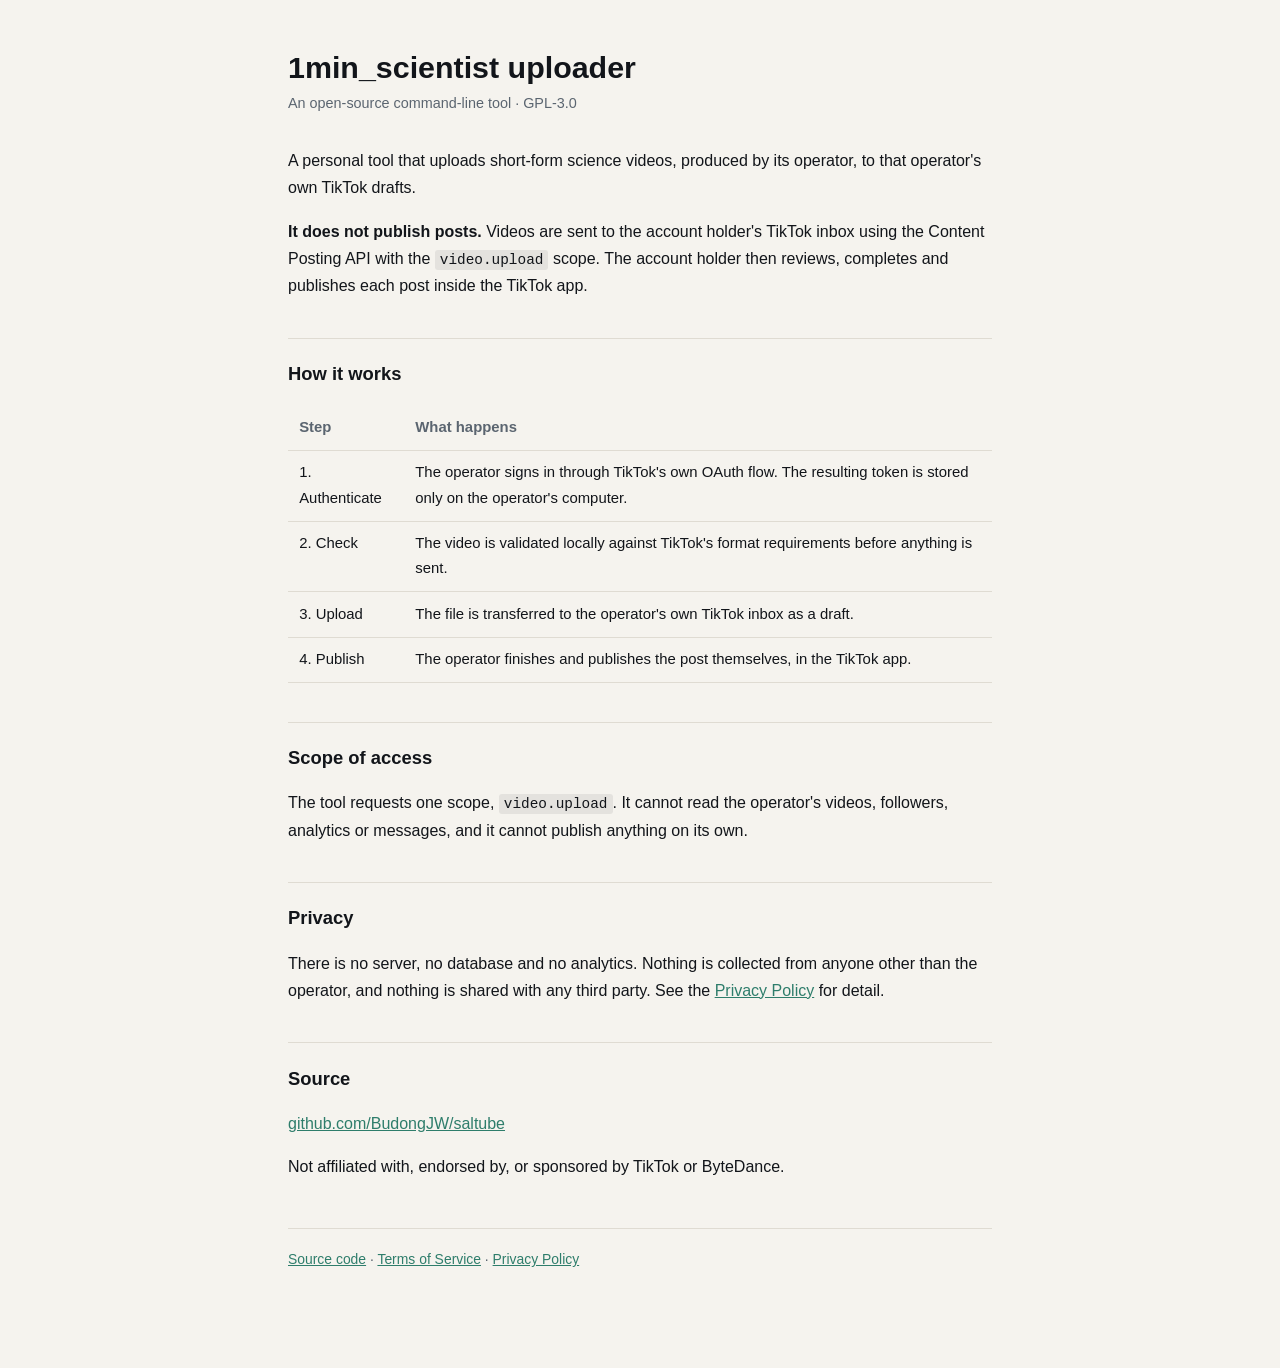
<file: index.html>
<!doctype html>
<html lang="en">
<meta charset="utf-8">
<meta name="viewport" content="width=device-width,initial-scale=1">
<title>1min_scientist uploader</title>
<meta name="description" content="An open-source command-line tool that uploads its operator's own short science videos to their own TikTok drafts.">
<link rel="stylesheet" href="legal/_style.css">
<main>
<h1>1min_scientist uploader</h1>
<p class="sub">An open-source command-line tool &middot; GPL-3.0</p>

<p>A personal tool that uploads short-form science videos, produced by its
operator, to that operator's own TikTok drafts.</p>

<p><strong>It does not publish posts.</strong> Videos are sent to the account
holder's TikTok inbox using the Content Posting API with the
<code>video.upload</code> scope. The account holder then reviews, completes and
publishes each post inside the TikTok app.</p>

<h2>How it works</h2>
<table>
<tr><th>Step</th><th>What happens</th></tr>
<tr><td>1. Authenticate</td><td>The operator signs in through TikTok's own OAuth flow. The resulting token is stored only on the operator's computer.</td></tr>
<tr><td>2. Check</td><td>The video is validated locally against TikTok's format requirements before anything is sent.</td></tr>
<tr><td>3. Upload</td><td>The file is transferred to the operator's own TikTok inbox as a draft.</td></tr>
<tr><td>4. Publish</td><td>The operator finishes and publishes the post themselves, in the TikTok app.</td></tr>
</table>

<h2>Scope of access</h2>
<p>The tool requests one scope, <code>video.upload</code>. It cannot read the
operator's videos, followers, analytics or messages, and it cannot publish
anything on its own.</p>

<h2>Privacy</h2>
<p>There is no server, no database and no analytics. Nothing is collected from
anyone other than the operator, and nothing is shared with any third party.
See the <a href="legal/privacy.html">Privacy Policy</a> for detail.</p>

<h2>Source</h2>
<p><a href="https://github.com/BudongJW/saltube">github.com/BudongJW/saltube</a></p>

<p>Not affiliated with, endorsed by, or sponsored by TikTok or ByteDance.</p>

<footer>
<a href="https://github.com/BudongJW/saltube">Source code</a> &middot;
<a href="legal/terms.html">Terms of Service</a> &middot;
<a href="legal/privacy.html">Privacy Policy</a>
</footer>
</main>
</file>
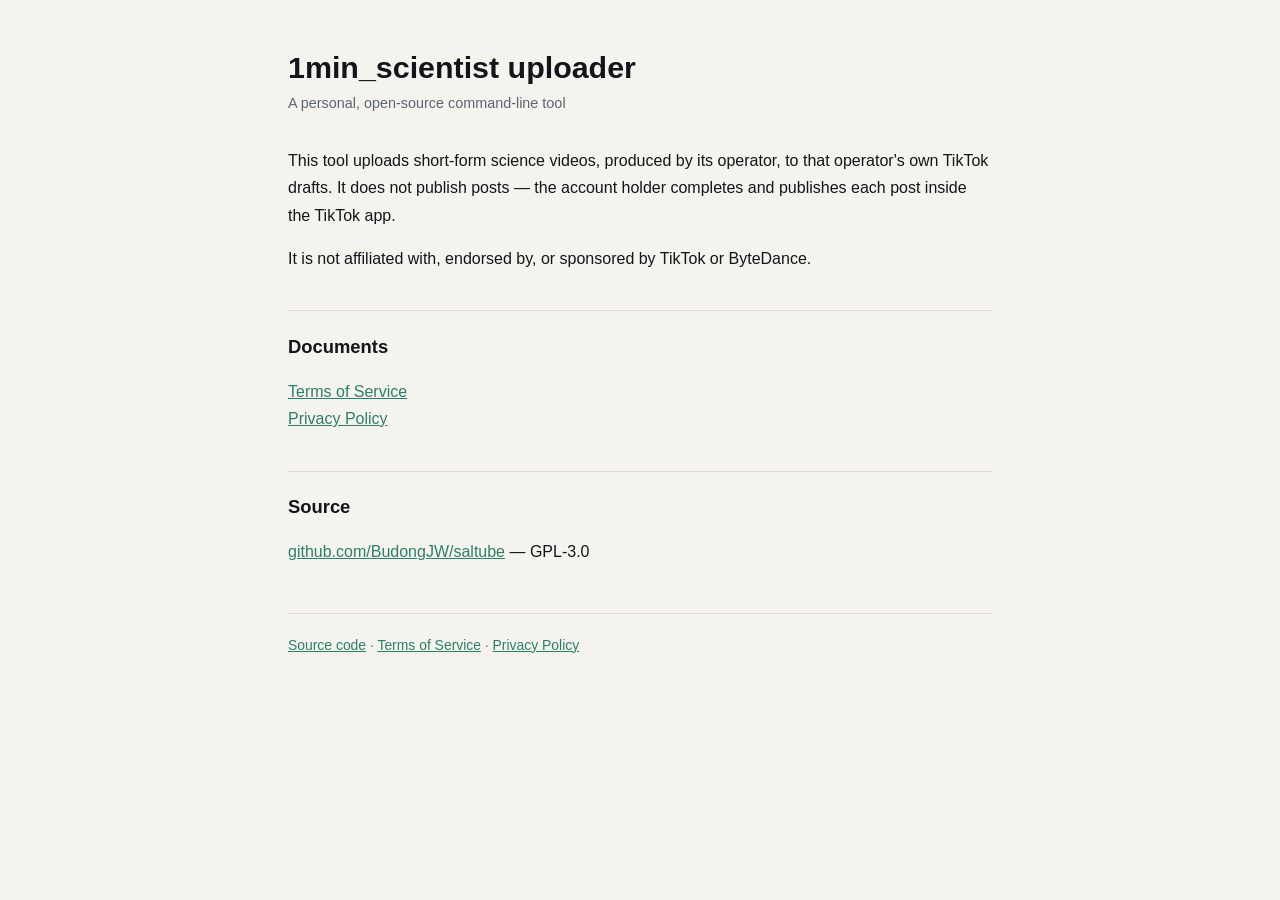
<file: legal/index.html>
<!doctype html>
<html lang="en">
<meta charset="utf-8">
<meta name="viewport" content="width=device-width,initial-scale=1">
<title>1min_scientist uploader</title>
<meta name="description" content="A personal open-source tool that uploads its operator's own short science videos to their own TikTok drafts.">
<link rel="stylesheet" href="_style.css">
<main>
<h1>1min_scientist uploader</h1>
<p class="sub">A personal, open-source command-line tool</p>
<p>This tool uploads short-form science videos, produced by its operator, to that
operator's own TikTok drafts. It does not publish posts &mdash; the account holder
completes and publishes each post inside the TikTok app.</p>
<p>It is not affiliated with, endorsed by, or sponsored by TikTok or ByteDance.</p>
<h2>Documents</h2>
<p><a href="./terms.html">Terms of Service</a><br>
<a href="./privacy.html">Privacy Policy</a></p>
<h2>Source</h2>
<p><a href="https://github.com/BudongJW/saltube">github.com/BudongJW/saltube</a>
&mdash; GPL-3.0</p>
<footer>
<a href="https://github.com/BudongJW/saltube">Source code</a> &middot;
<a href="./terms.html">Terms of Service</a> &middot;
<a href="./privacy.html">Privacy Policy</a>
</footer>
</main>
</file>
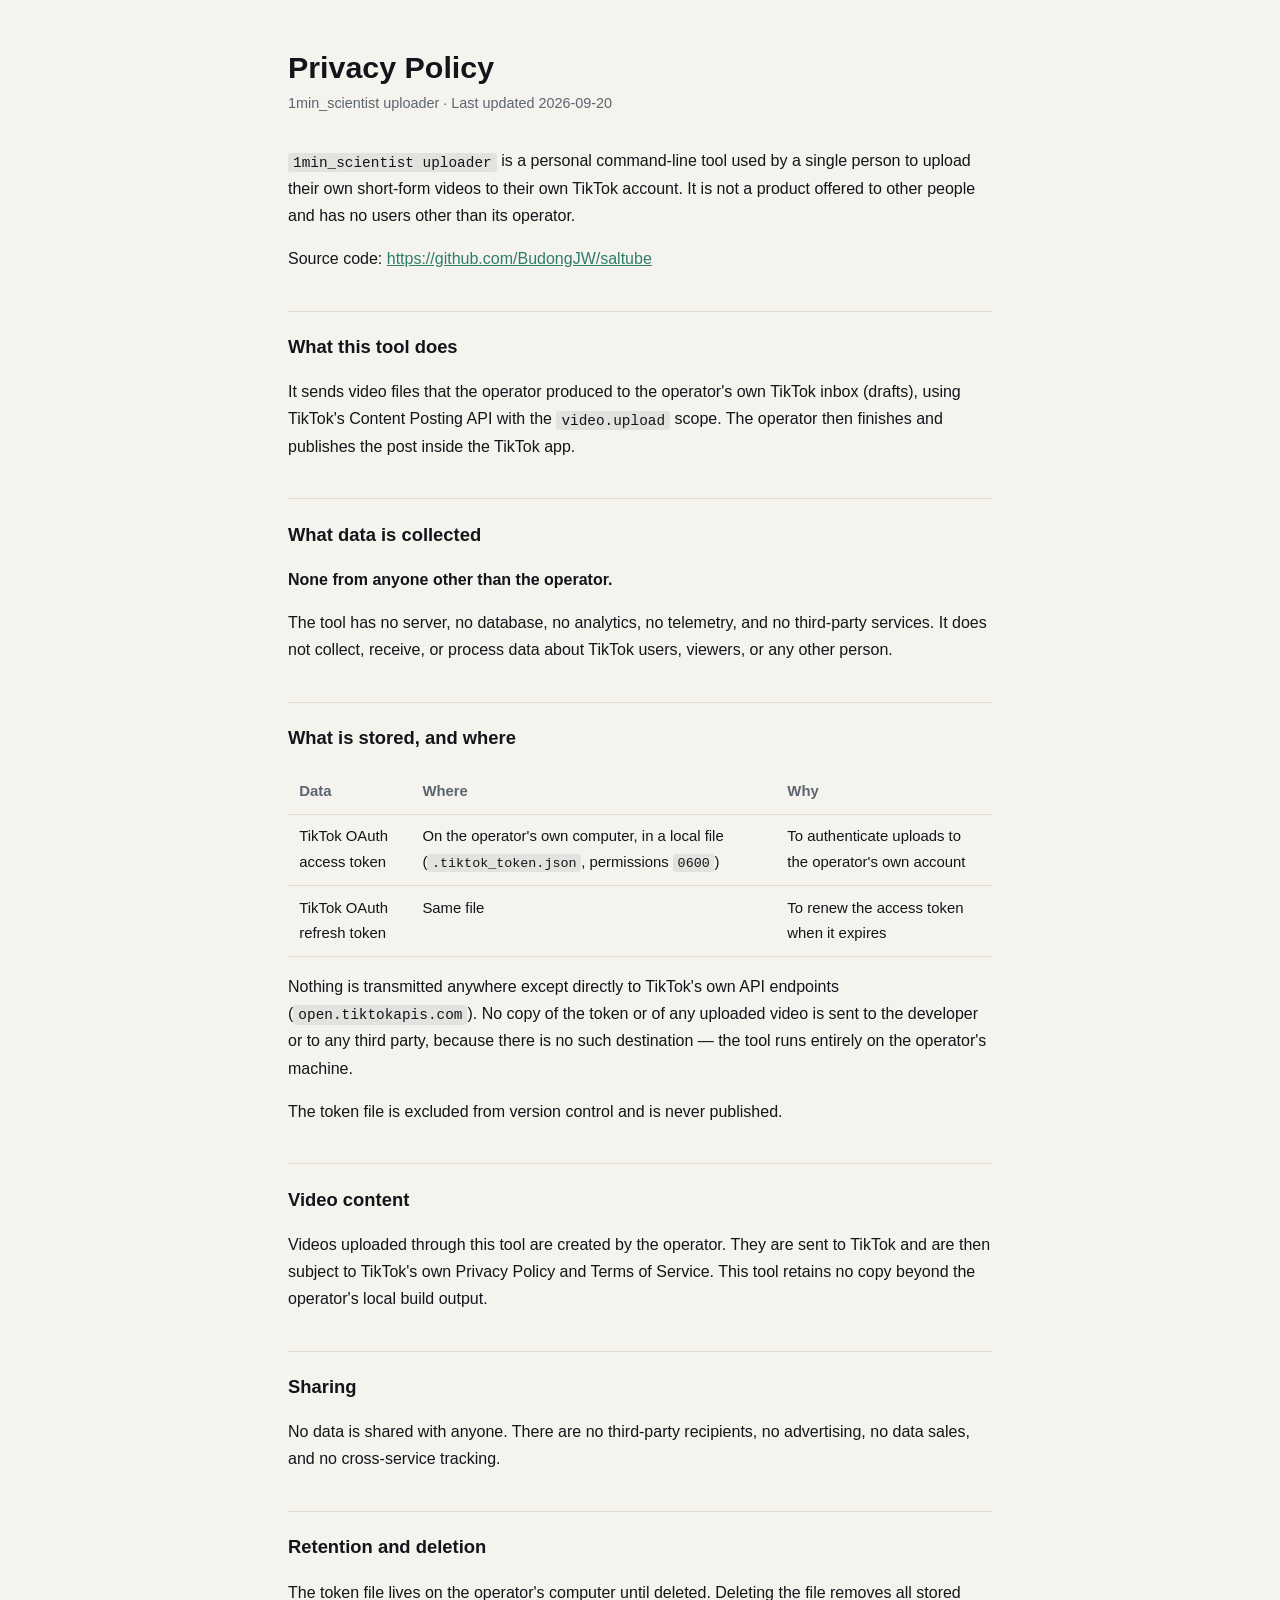
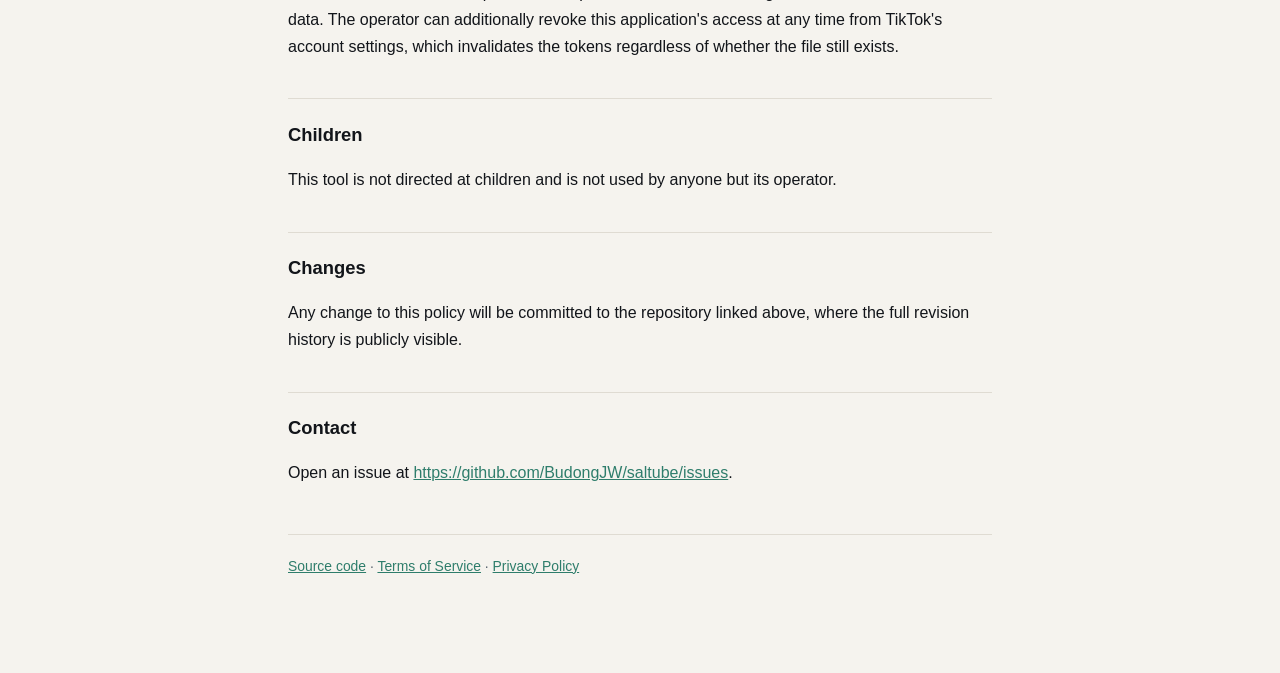
<file: legal/privacy.html>
<!doctype html>
<html lang="en">
<meta charset="utf-8">
<meta name="viewport" content="width=device-width,initial-scale=1">
<title>Privacy Policy — 1min_scientist uploader</title>
<meta name="description" content="Privacy policy for the 1min_scientist uploader, a personal tool that uploads its operator&#x27;s own videos to their own TikTok drafts.">
<link rel="stylesheet" href="_style.css">
<main>
<h1>Privacy Policy</h1>
<p class="sub">1min_scientist uploader &middot; Last updated 2026-09-20</p>
<p><code>1min_scientist uploader</code> is a personal command-line tool used by a single person to upload their own short-form videos to their own TikTok account. It is not a product offered to other people and has no users other than its operator.</p>
<p>Source code: <a href="https://github.com/BudongJW/saltube">https://github.com/BudongJW/saltube</a></p>
<h2>What this tool does</h2>
<p>It sends video files that the operator produced to the operator&#x27;s own TikTok inbox (drafts), using TikTok&#x27;s Content Posting API with the <code>video.upload</code> scope. The operator then finishes and publishes the post inside the TikTok app.</p>
<h2>What data is collected</h2>
<p><strong>None from anyone other than the operator.</strong></p>
<p>The tool has no server, no database, no analytics, no telemetry, and no third-party services. It does not collect, receive, or process data about TikTok users, viewers, or any other person.</p>
<h2>What is stored, and where</h2>
<table>
<tr><th>Data</th><th>Where</th><th>Why</th></tr>
<tr><td>TikTok OAuth access token</td><td>On the operator&#x27;s own computer, in a local file (<code>.tiktok_token.json</code>, permissions <code>0600</code>)</td><td>To authenticate uploads to the operator&#x27;s own account</td></tr>
<tr><td>TikTok OAuth refresh token</td><td>Same file</td><td>To renew the access token when it expires</td></tr>
</table>
<p>Nothing is transmitted anywhere except directly to TikTok&#x27;s own API endpoints (<code>open.tiktokapis.com</code>). No copy of the token or of any uploaded video is sent to the developer or to any third party, because there is no such destination — the tool runs entirely on the operator&#x27;s machine.</p>
<p>The token file is excluded from version control and is never published.</p>
<h2>Video content</h2>
<p>Videos uploaded through this tool are created by the operator. They are sent to TikTok and are then subject to TikTok&#x27;s own Privacy Policy and Terms of Service. This tool retains no copy beyond the operator&#x27;s local build output.</p>
<h2>Sharing</h2>
<p>No data is shared with anyone. There are no third-party recipients, no advertising, no data sales, and no cross-service tracking.</p>
<h2>Retention and deletion</h2>
<p>The token file lives on the operator&#x27;s computer until deleted. Deleting the file removes all stored data. The operator can additionally revoke this application&#x27;s access at any time from TikTok&#x27;s account settings, which invalidates the tokens regardless of whether the file still exists.</p>
<h2>Children</h2>
<p>This tool is not directed at children and is not used by anyone but its operator.</p>
<h2>Changes</h2>
<p>Any change to this policy will be committed to the repository linked above, where the full revision history is publicly visible.</p>
<h2>Contact</h2>
<p>Open an issue at <a href="https://github.com/BudongJW/saltube/issues">https://github.com/BudongJW/saltube/issues</a>.</p><footer>
<a href="https://github.com/BudongJW/saltube">Source code</a> &middot;
<a href="./terms.html">Terms of Service</a> &middot;
<a href="./privacy.html">Privacy Policy</a>
</footer>
</main>
</file>
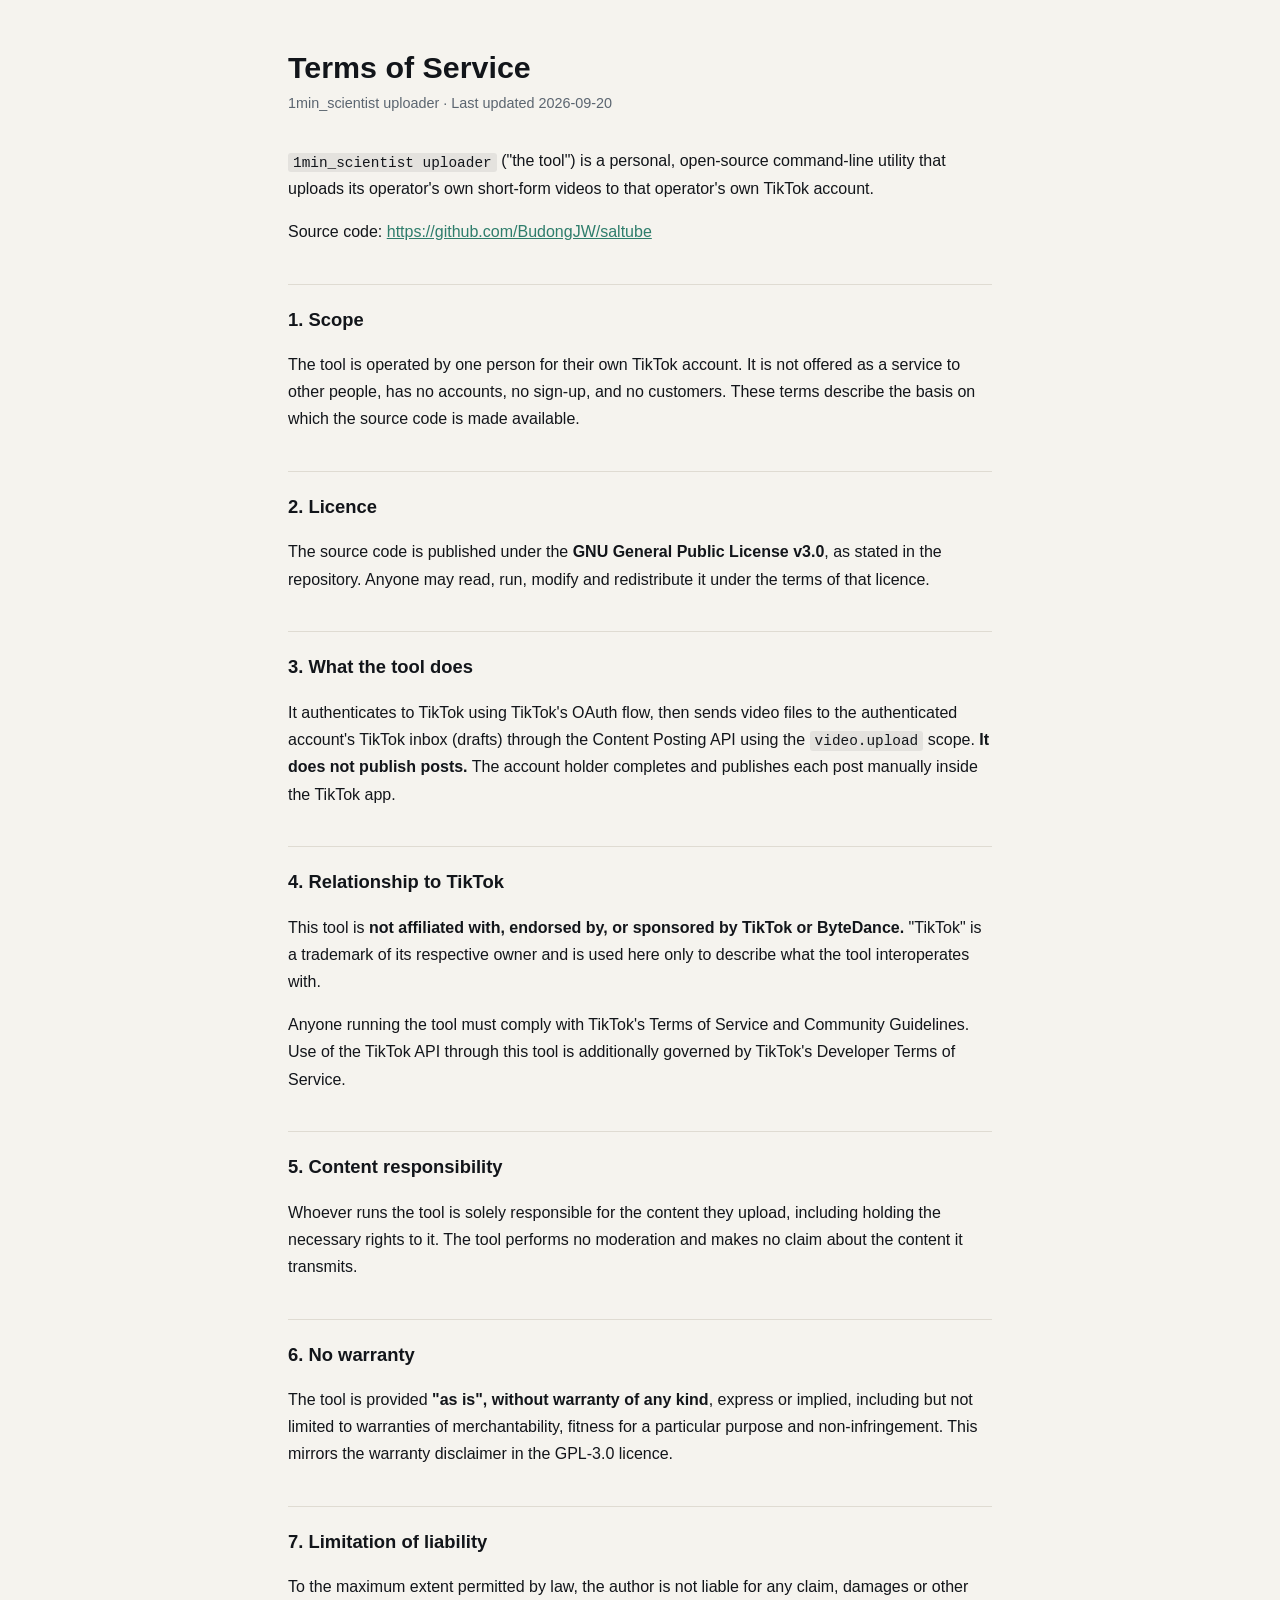
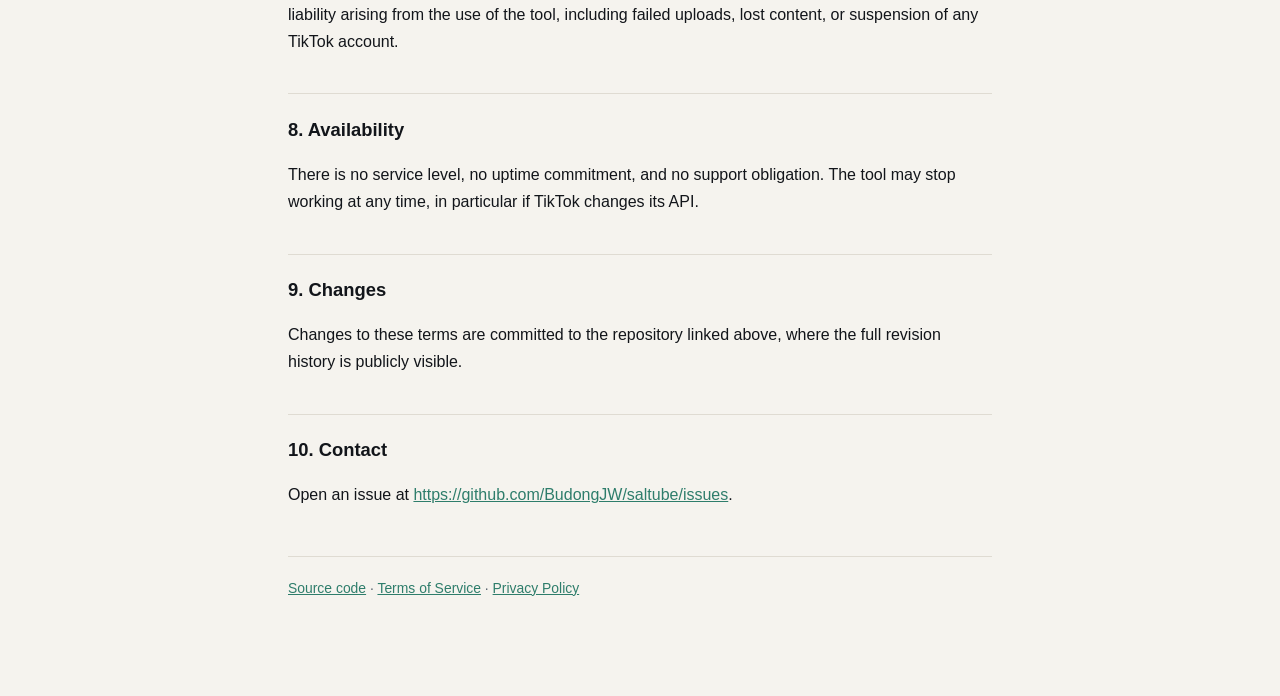
<file: legal/terms.html>
<!doctype html>
<html lang="en">
<meta charset="utf-8">
<meta name="viewport" content="width=device-width,initial-scale=1">
<title>Terms of Service — 1min_scientist uploader</title>
<meta name="description" content="Terms of service for the 1min_scientist uploader, an open-source personal TikTok upload tool.">
<link rel="stylesheet" href="_style.css">
<main>
<h1>Terms of Service</h1>
<p class="sub">1min_scientist uploader &middot; Last updated 2026-09-20</p>
<p><code>1min_scientist uploader</code> (&quot;the tool&quot;) is a personal, open-source command-line utility that uploads its operator&#x27;s own short-form videos to that operator&#x27;s own TikTok account.</p>
<p>Source code: <a href="https://github.com/BudongJW/saltube">https://github.com/BudongJW/saltube</a></p>
<h2>1. Scope</h2>
<p>The tool is operated by one person for their own TikTok account. It is not offered as a service to other people, has no accounts, no sign-up, and no customers. These terms describe the basis on which the source code is made available.</p>
<h2>2. Licence</h2>
<p>The source code is published under the <strong>GNU General Public License v3.0</strong>, as stated in the repository. Anyone may read, run, modify and redistribute it under the terms of that licence.</p>
<h2>3. What the tool does</h2>
<p>It authenticates to TikTok using TikTok&#x27;s OAuth flow, then sends video files to the authenticated account&#x27;s TikTok inbox (drafts) through the Content Posting API using the <code>video.upload</code> scope. <strong>It does not publish posts.</strong> The account holder completes and publishes each post manually inside the TikTok app.</p>
<h2>4. Relationship to TikTok</h2>
<p>This tool is <strong>not affiliated with, endorsed by, or sponsored by TikTok or ByteDance.</strong> &quot;TikTok&quot; is a trademark of its respective owner and is used here only to describe what the tool interoperates with.</p>
<p>Anyone running the tool must comply with TikTok&#x27;s Terms of Service and Community Guidelines. Use of the TikTok API through this tool is additionally governed by TikTok&#x27;s Developer Terms of Service.</p>
<h2>5. Content responsibility</h2>
<p>Whoever runs the tool is solely responsible for the content they upload, including holding the necessary rights to it. The tool performs no moderation and makes no claim about the content it transmits.</p>
<h2>6. No warranty</h2>
<p>The tool is provided <strong>&quot;as is&quot;, without warranty of any kind</strong>, express or implied, including but not limited to warranties of merchantability, fitness for a particular purpose and non-infringement. This mirrors the warranty disclaimer in the GPL-3.0 licence.</p>
<h2>7. Limitation of liability</h2>
<p>To the maximum extent permitted by law, the author is not liable for any claim, damages or other liability arising from the use of the tool, including failed uploads, lost content, or suspension of any TikTok account.</p>
<h2>8. Availability</h2>
<p>There is no service level, no uptime commitment, and no support obligation. The tool may stop working at any time, in particular if TikTok changes its API.</p>
<h2>9. Changes</h2>
<p>Changes to these terms are committed to the repository linked above, where the full revision history is publicly visible.</p>
<h2>10. Contact</h2>
<p>Open an issue at <a href="https://github.com/BudongJW/saltube/issues">https://github.com/BudongJW/saltube/issues</a>.</p><footer>
<a href="https://github.com/BudongJW/saltube">Source code</a> &middot;
<a href="./terms.html">Terms of Service</a> &middot;
<a href="./privacy.html">Privacy Policy</a>
</footer>
</main>
</file>
<file: legal/_style.css>
:root{--ink:#12151A;--paper:#F5F3EE;--evid:#2E7D6B;--muted:#5B6570;--line:#DFDBD2}
@media (prefers-color-scheme:dark){:root:not([data-theme=light]){--ink:#F5F3EE;--paper:#12151A;--muted:#A8B0B8;--line:#2A3038}}
*{box-sizing:border-box}
body{margin:0;background:var(--paper);color:var(--ink);
 font:16px/1.7 -apple-system,BlinkMacSystemFont,"Segoe UI",Roboto,"Helvetica Neue",Arial,sans-serif}
main{max-width:46rem;margin:0 auto;padding:3rem 16px 6rem}
h1{font-size:1.9rem;line-height:1.25;margin:0 0 .3rem}
h2{font-size:1.15rem;margin:2.4rem 0 .6rem;padding-top:1.2rem;border-top:1px solid var(--line)}
.sub{color:var(--muted);font-size:.9rem;margin:0 0 2rem}
a{color:var(--evid)}
table{border-collapse:collapse;width:100%;margin:1rem 0;font-size:.93rem}
th,td{text-align:left;padding:.6rem .7rem;border-bottom:1px solid var(--line);vertical-align:top}
th{color:var(--muted);font-weight:600}
code{background:rgba(127,127,127,.15);padding:.12em .35em;border-radius:3px;font-size:.9em}
footer{margin-top:3rem;padding-top:1.2rem;border-top:1px solid var(--line);
 color:var(--muted);font-size:.87rem}
</file>
